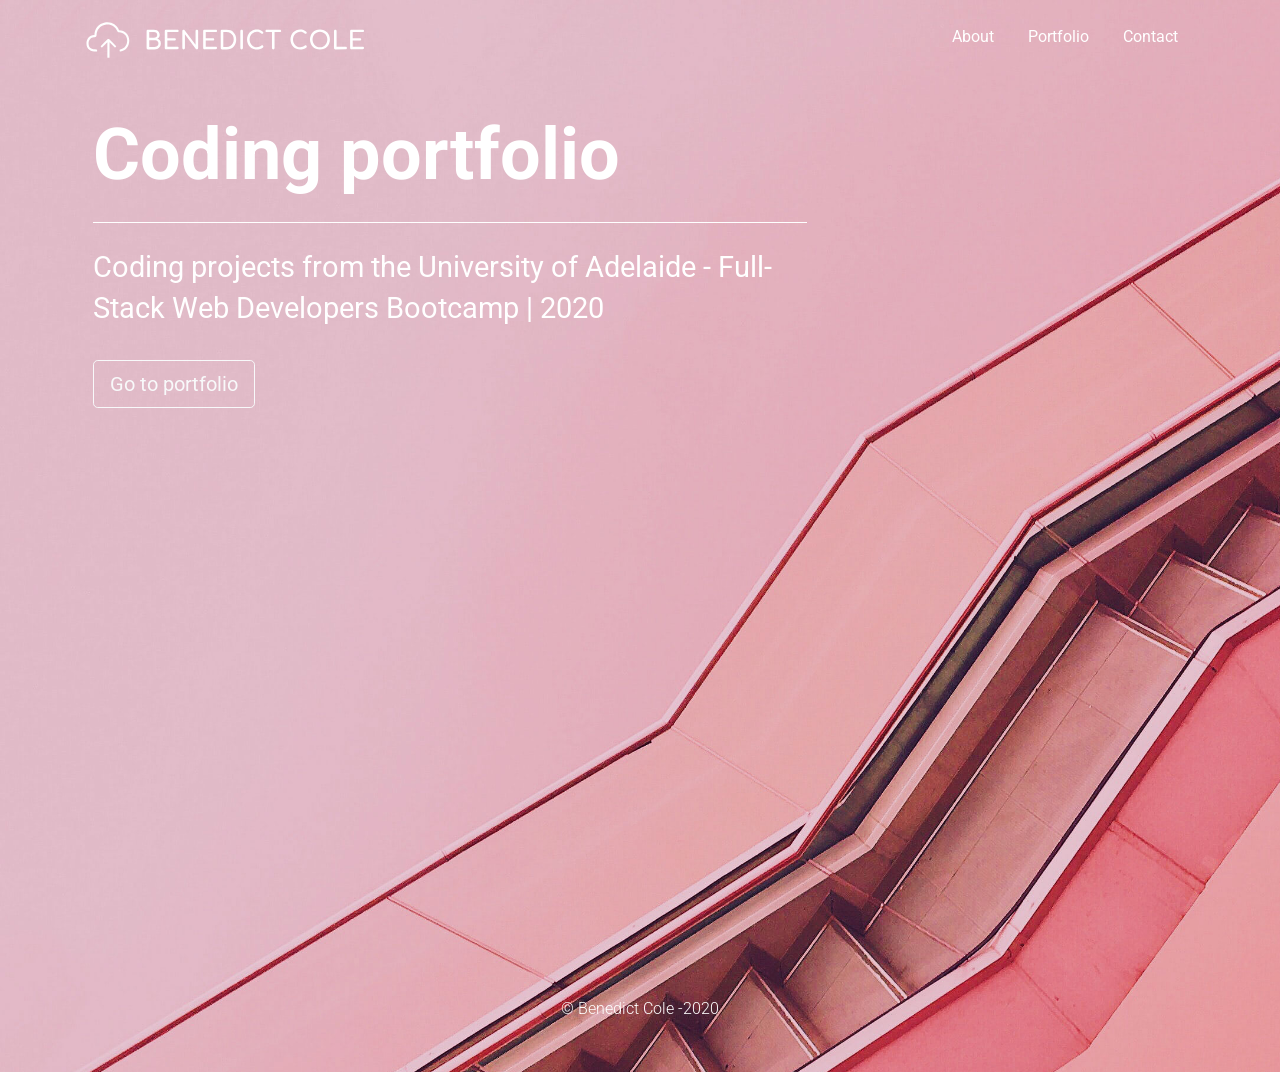
<file: index.html>
<!DOCTYPE html>
<html lang="en">

<head>
   <meta charset="UTF-8">
   <meta name="viewport" content="width=device-width, initial-scale=1.0">
   <title>Benedict Cole - Homepage</title>
   <link rel="stylesheet" type="text/css"
      href="https://stackpath.bootstrapcdn.com/bootstrap/4.4.1/css/bootstrap.min.css">
   <link href="https://fonts.googleapis.com/css2?family=Comfortaa:wght@500&display=swap" rel="stylesheet">
   <!-- Google Fonts Roboto -->
   <link rel="stylesheet" href="https://use.fontawesome.com/releases/v5.11.2/css/all.css">
   <link rel="stylesheet" href="https://fonts.googleapis.com/css?family=Roboto:300,400,500,700&display=swap">
   <link rel="stylesheet" type="text/css" href="custom.css">
</head>



<body class="body-image">

   <header class="header-override">
      <div class="container-fluid devices">

         <div class="container-xl">

            <div class="row logo-row">

               <div class="col-sm-6 col-md-6 col-lg-5 col-xl-4">
                  <a href="index.html">
                     <div class="index-image">
                     </div>
                  </a>
               </div>


               <div class="col-sm-6 col-md-6 col-lg-7 col-xl-8">
                  <ul class="nav d-flex justify-content-center justify-content-md-end">
                     <li class="nav-item ">
                        <a class="nav-link text-white" href="about.html">About</a>
                     </li>
                     <li class="nav-item">
                        <a class="nav-link text-white" href="portfolio.html">Portfolio</a>
                     </li>
                     <li class="nav-item ">
                        <a class="nav-link text-white" href="contact.html">Contact</a>
                     </li>
                  </ul>
               </div>

            </div>
         </div>
      </div>
   </header>

   <!-- logo and navigation < 768px -->


   <!--Navbar-->

   <div class="container-xl phone">
      <nav class="navbar navbar-dark override-padding ">

         <!-- Navbar brand -->
         <a href="index.html">
            <div class="index-image">
            </div>
         </a>

         <!-- Collapse button -->
         <button class="navbar-toggler toggler-example " type="button " data-toggle="collapse"
            data-target="#navbarSupportedContent1" aria-controls="navbarSupportedContent1" aria-expanded="false"
            aria-label="Toggle navigation"><span class="grey-text"><i class="fas fa-bars fa-1x"></i></span></button>

         <!-- Collapsible content -->
         <div class="collapse navbar-collapse" id="navbarSupportedContent1">

            <!-- Links -->
            <ul class="navbar-nav mr-auto mb-4 mt-3 trans">
               <li class="nav-item ">
                  <a class="nav-link text-white mb-3" href="about.html">About</a>
               </li>
               <li class="nav-item">
                  <a class="nav-link text-white mb-3" href="portfolio.html">Portfolio</a>
               </li>
               <li class="nav-item ">
                  <a class="nav-link text-white mb-3" href="contact.html">Contact</a>
               </li>
            </ul>
            <!-- Links -->

         </div>
         <!-- Collapsible content -->

      </nav>

   </div>
   <!--/.Navbar-->


   <!-- main content -->

   <main class="container-fluid pb-5 mb-5 content">

      <div class="container-xl mt-sm-2 mt-m-4 mt-lg-4 mt-xl-4">

         <div class="row">

            <div class="col-sm-8">

               <div class="row header-row m-2">
                  <div class="col padding-left">
                     <h1 class="text-white font-weight-bold display-3 mb-4">Coding portfolio</h1>
                  </div>
               </div>

               <div class="row m-2">
                  <div class="col padding-left padding-right mt-3">
                     <h2 class="text-white display 2">Coding projects from the University of Adelaide - Full-Stack Web
                        Developers Bootcamp | 2020
                     </h2>
                  </div>
               </div>

            </div>

         </div>

         <div class="row">
            <div class="col-sm-8 m-2 pt-2">
               <a href="portfolio.html" button type="button" class="btn btn-lg btn-outline-light">Go to portfolio</a>
            </div>
         </div>
      </div>
   </main>

   <!-- End your project here-->

   <!-- jQuery -->
   <script type="text/javascript" src="js/jquery.min.js"></script>
   <!-- Bootstrap tooltips -->
   <script type="text/javascript" src="js/popper.min.js"></script>
   <!-- Bootstrap core JavaScript -->
   <script type="text/javascript" src="js/bootstrap.min.js"></script>
   <!-- MDB core JavaScript -->
   <script type="text/javascript" src="js/mdb.min.js"></script>
   <!-- Custom JavaScript -->
   <script type="text/javascript" src="cover.images.js"></script>

   <!-- footer -->

   <footer class="footer-home">
      <div class="container-xl">
         <div class="row pl-3 pr-3">
            <div class="col">
               <p class="text-white text-sm-center text-md-center text-lg-centertext-xl-center footer-text">© Benedict
                  Cole -2020</p>
            </div>
         </div>
      </div>
   </footer>

</body>

</html>
</file>
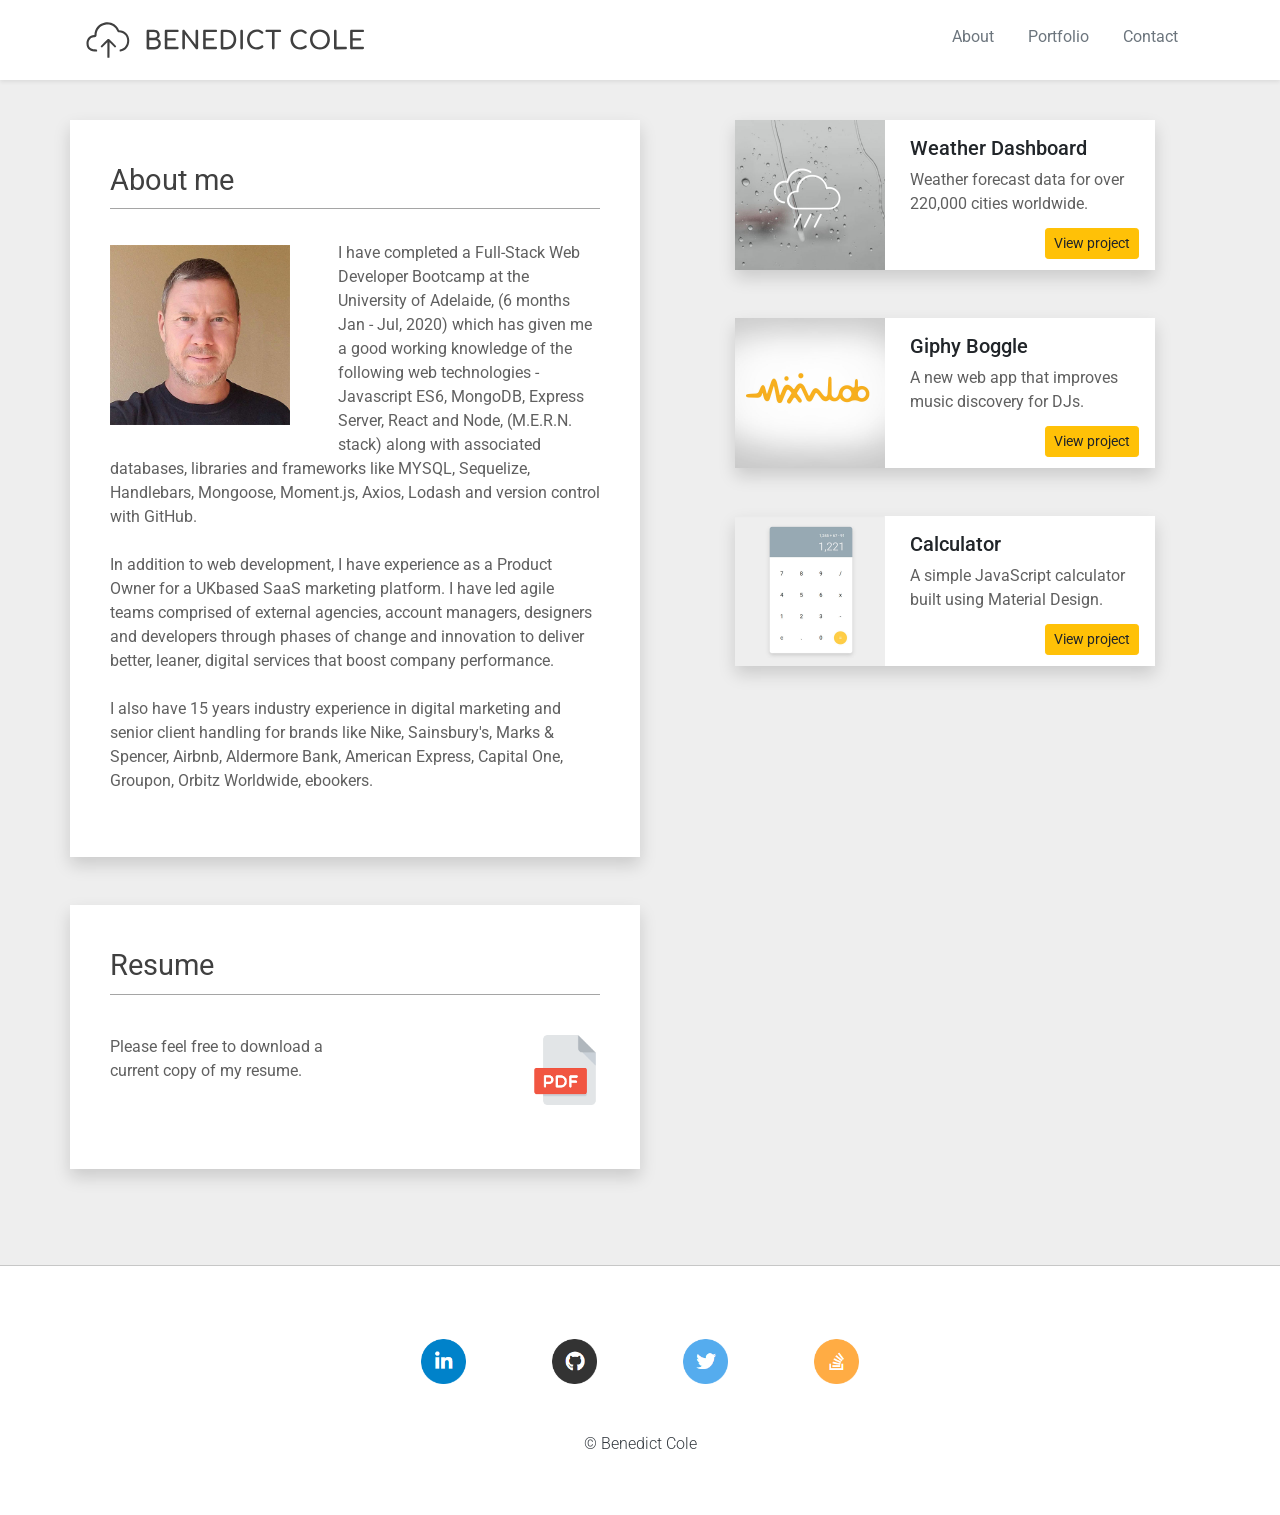
<file: about.html>
<!DOCTYPE html>
<html lang="en">

<head>
   <meta charset="UTF-8">
   <meta name="viewport" content="width=device-width, initial-scale=1.0">
   <title>Benedict Cole - About Me</title>
   <link rel="stylesheet" type="text/css"
      href="https://stackpath.bootstrapcdn.com/bootstrap/4.4.1/css/bootstrap.min.css">
   <link href="https://fonts.googleapis.com/css2?family=Comfortaa:wght@500&display=swap" rel="stylesheet">
   <!-- Google Fonts Roboto -->
   <link rel="stylesheet" href="https://use.fontawesome.com/releases/v5.11.2/css/all.css">
   <link rel="stylesheet" href="https://fonts.googleapis.com/css?family=Roboto:300,400,500,700&display=swap">
   <link rel="stylesheet" type="text/css" href="custom.css">
</head>



<body class="body-color">

   <header class="sticky-header shadow-sm">
      <div class="container-fluid devices">

         <div class="container-xl">

            <div class="row logo-row">

               <div class="col-sm-6 col-md-6 col-lg-5 col-xl-4">
                  <a href="index.html">
                     <div class="pages-image">
                     </div>
                  </a>
               </div>


               <div class="col-sm-6 col-md-6 col-lg-7 col-xl-8">
                  <ul class="nav d-flex justify-content-center justify-content-md-end">
                     <li class="nav-item ">
                        <a class="nav-link text-secondary" href="about.html">About</a>
                     </li>
                     <li class="nav-item">
                        <a class="nav-link text-secondary" href="portfolio.html">Portfolio</a>
                     </li>
                     <li class="nav-item ">
                        <a class="nav-link text-secondary" href="contact.html">Contact</a>
                     </li>
                  </ul>
               </div>

            </div>
         </div>
      </div>
   </header>

   <!-- logo and navigation < 768px -->


   <!--Navbar-->

   <div class="container-xl phone bg-white shadow-sm ">
      <nav class="navbar navbar-light override-padding ">

         <!-- Navbar brand -->

         <a href="index.html">
            <div class="pages-image">
            </div>
         </a>

         <!-- Collapse button -->
         <button class="navbar-toggler toggler-example" type="button" data-toggle="collapse"
            data-target="#navbarSupportedContent1" aria-controls="navbarSupportedContent1" aria-expanded="false"
            aria-label="Toggle navigation"><span class="grey-text"><i class="fas fa-bars fa-1x"></i></span></button>

         <!-- Collapsible content -->
         <div class="collapse navbar-collapse" id="navbarSupportedContent1">

            <!-- Links -->
            <ul class="navbar-nav mr-auto mb-4 mt-3">
               <li class="nav-item active">
                  <a class="nav-link text-secondary mb-3" href="about.html">About</a>
               </li>
               <li class="nav-item mb-3">
                  <a class="nav-link text-secondary " href="portfolio.html">Portfolio</a>
               </li>
               <li class="nav-item mb-3">
                  <a class="nav-link text-secondary " href="contact.html">Contact</a>
               </li>
            </ul>
            <!-- Links -->

         </div>
         <!-- Collapsible content -->

      </nav>


   </div>
   <!--/.Navbar-->


   <!-- main content -->

   <main class="container-fluid pb-5 pl-sm-3 pr-sm-3 pl-md-5 pr-md-5 content content-pages">

      <div class="container-xl mt-sm-3 mt-md-5 mt-lg-5 mt-xl-5">

         <div class="row">

            <div class="col-sm-12 col-md-12 col-lg-6 col-xl-6 bg-white shadow p-4 mb-5">
               <!-- this is the main white box -->

               <div class="row header-row-pages m-3">
                  <div class="col padding-left">
                     <h2>About me</h2>
                  </div>
               </div>

               <div class="row m-3">
                  <div class="col padding-left padding-right mt-3">
                     <img src="images/profile_thumb.jpg " class="float-left img-fluid profile-thumb mt-1 mr-5 mb-4">
                     <p class="mb-4">I have completed a Full-Stack Web Developer Bootcamp at the University of Adelaide,
                        (6
                        months Jan - Jul, 2020) which has given me a good working knowledge of the following web
                        technologies - Javascript ES6, MongoDB, Express Server, React and Node, (M.E.R.N. stack) along
                        with
                        associated databases, libraries and frameworks like MYSQL, Sequelize, Handlebars, Mongoose,
                        Moment.js, Axios, Lodash and version control with GitHub.</p>

                     <p class="mb-4">In addition to web development, I have experience as a Product Owner for a UKbased
                        SaaS marketing
                        platform. I have led agile teams comprised of external agencies, account managers, designers and
                        developers through phases of change and innovation to deliver better, leaner, digital services
                        that
                        boost company performance.</p>

                     <p class="mb-4">I also have 15 years industry experience in digital marketing and senior client
                        handling for brands
                        like Nike, Sainsbury's, Marks & Spencer, Airbnb, Aldermore Bank, American Express, Capital One,
                        Groupon, Orbitz Worldwide, ebookers.</p>
                  </div>
               </div>

            </div>


            <div class="col col-sm-12 col-md-12 col-lg-1 col-xl-1 d-flex justify-content-end"></div>


            <div class="col col-sm-12 col-md-12 col-lg-5 col-xl-5">

               <div class="row">
                  <div class="about-portfolio-card mb-5 shadow">
                     <div class="portfolio-card-body">
                        <div class="about-portfolio-img d-flex justify-content-start" id="weather-dash"></div>
                        <div class="p-3">
                           <h5>Weather Dashboard</h5>
                           <p class="about-card-text">Weather forecast data for over 220,000 cities worldwide.
                           </p>
                           <div class="d-flex justify-content-end">
                              <a href="weather_dashboard.html" class="btn btn-sm btn-warning">View project</a>
                           </div>
                        </div>
                     </div>
                  </div>
               </div>

               <div class="row">
                  <div class="about-portfolio-card mb-5 shadow">
                     <div class="portfolio-card-body">
                        <div class="about-portfolio-img d-flex justify-content-start" id="mixinlab"></div>
                        <div class="p-3">
                           <h5>Giphy Boggle</h5>
                           <p class="about-card-text">A new web app that improves music discovery for DJs.
                           </p>
                           <div class="d-flex justify-content-end">
                              <a href="https://mixinlab.herokuapp.com/" class="btn btn-sm btn-warning">View
                                 project</a>
                           </div>
                        </div>
                     </div>
                  </div>
               </div>

               <div class="row">
                  <div class="about-portfolio-card mb-5 shadow">
                     <div class="portfolio-card-body">
                        <div class="about-portfolio-img d-flex justify-content-start" id="calculator"></div>
                        <div class="p-3">
                           <h5>Calculator</h5>
                           <p class="about-card-text">A simple JavaScript calculator built using Material Design.
                           </p>
                           <div class="d-flex justify-content-end">
                              <a href="calculator.html" class="btn btn-sm btn-warning">View project</a>
                           </div>
                        </div>
                     </div>
                  </div>
               </div>



            </div> <!-- end boxes col -->


            <!-- this is the main white box -->
            <div class="col-sm-12 col-md-12 col-lg-6 col-xl-6 bg-white shadow p-4 mb-5">
               <div class="row header-row-pages m-3">

                  <div class="col padding-left">
                     <h2>Resume</h2>
                  </div>
               </div>

               <div class="row m-3">
                  <div class="col-6 padding-left padding-right mt-4">
                     <p class="mb-3">Please feel free to download a current copy of my resume.</p>
                  </div>

                  <div class="col-6 padding-left padding-right mt-4 d-flex justify-content-end">
                     <a href="ben_cole_resume.pdf"><img src="images/pdf.gif"
                           class="float-left img-fluid document-icon mb-4"></a>
                  </div>
               </div>
            </div>

         </div>
      </div>
   </main>

   <!-- End your project here-->

   <!-- jQuery -->
   <script type="text/javascript" src="js/jquery.min.js"></script>
   <!-- Bootstrap tooltips -->
   <script type="text/javascript" src="js/popper.min.js"></script>
   <!-- Bootstrap core JavaScript -->
   <script type="text/javascript" src="js/bootstrap.min.js"></script>
   <!-- MDB core JavaScript -->
   <script type="text/javascript" src="js/mdb.min.js"></script>
   <!-- Your custom scripts (optional) -->
   <script type="text/javascript "></script>


   <!-- footer -->

   <footer class="footer">
      <div class="container-xl">
         <div class="row pl-3 pr-3 mt-5 mb-5">
            <div class="col-sm-3"></div>
            <div class="col d-flex justify-content-around">
               <a href="https://www.linkedin.com/in/ben-cole-10418b14/">
                  <div class="social" id="linkedin"></div>
               </a>
               <a href="https://github.com/BenBugs">
                  <div class="social" id="github"></div>
               </a>
               <a href="https://twitter.com/ben_tweet">
                  <div class="social" id="twitter"></div>
               </a>
               <a href="https://stackoverflow.com/users/8799964/benbugs?tab=profile">
                  <div class="social" id="stackoverflow"></div>
               </a>
            </div>
            <div class="col-sm-3"></div>
         </div>

         <div class="row pl-3 pr-3">
            <div class="col-sm">
               <p class="text-dark text-center footer-text">© Benedict Cole</p>
            </div>
         </div>
      </div>
   </footer>

</body>

</html>
</file>
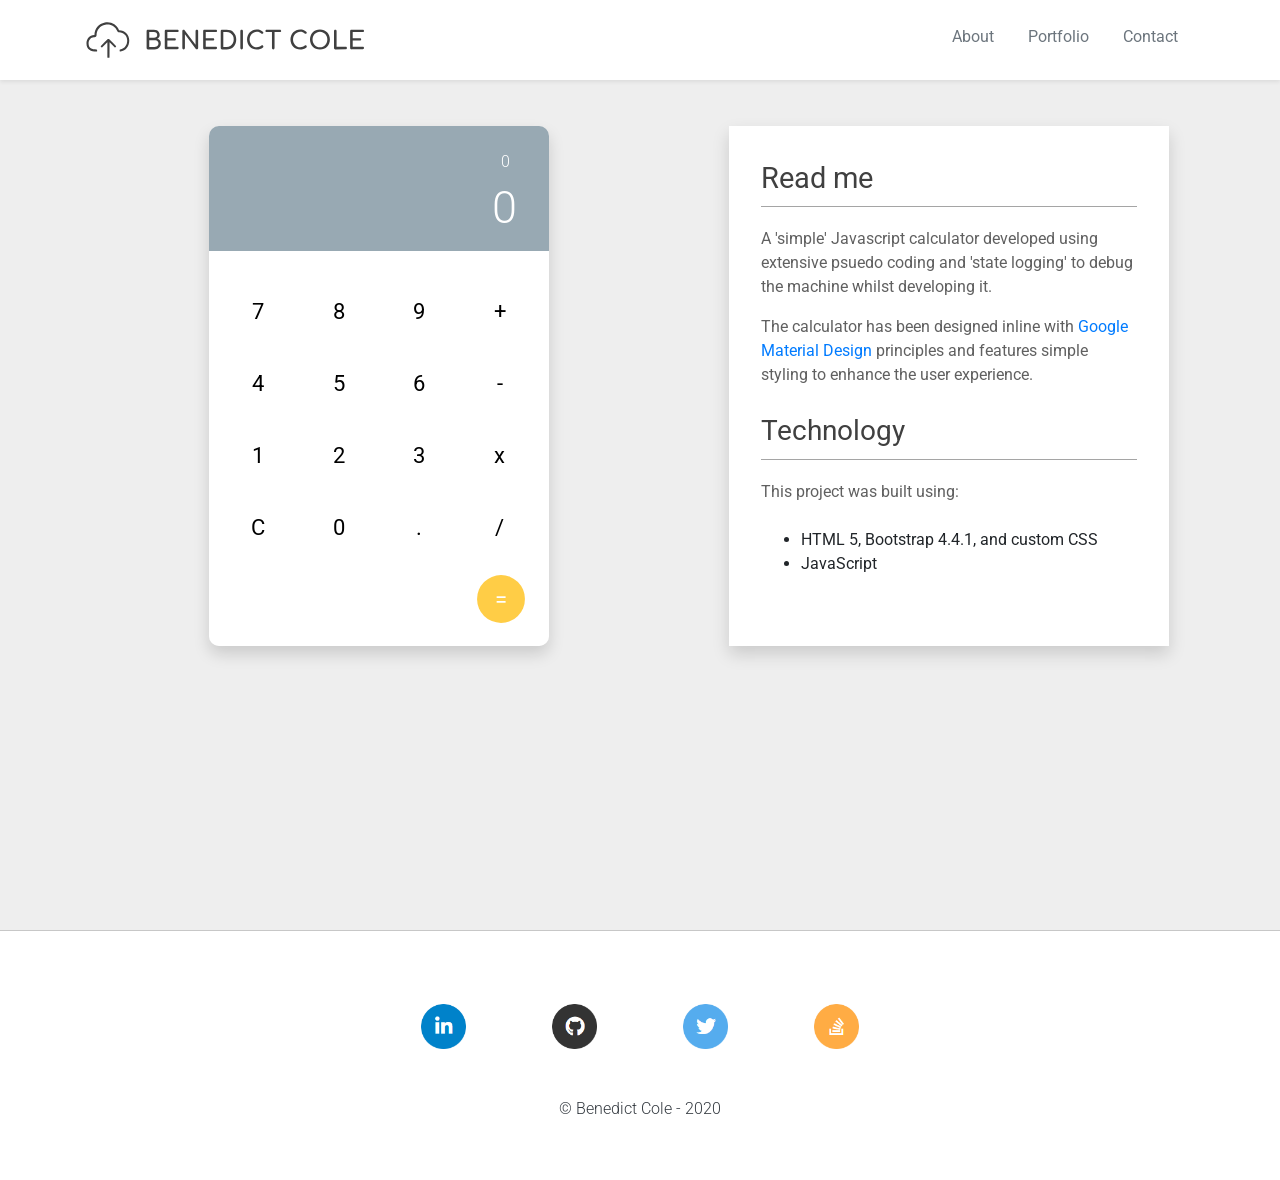
<file: calculator.html>
<!DOCTYPE html>
<html lang="en">

<head>
   <meta charset="UTF-8">
   <meta name="viewport" content="width=device-width, initial-scale=1.0">
   <title>Benedict Cole - JS calculator</title>
   <link rel="stylesheet" type="text/css"
      href="https://stackpath.bootstrapcdn.com/bootstrap/4.4.1/css/bootstrap.min.css">
   <link href="https://fonts.googleapis.com/css2?family=Comfortaa:wght@500&display=swap" rel="stylesheet">
   <link rel="stylesheet" href="https://use.fontawesome.com/releases/v5.11.2/css/all.css">
   <link rel="stylesheet" href="https://fonts.googleapis.com/css?family=Roboto:300,400,500,700&display=swap">
   <link rel="stylesheet" type="text/css" href="custom.css">
   <link rel="stylesheet" type="text/css" href="calculator.css">
</head>


<body class="body-color">

   <header class="sticky-header shadow-sm">
      <div class="container-fluid devices">

         <div class="container-xl">

            <div class="row logo-row">

               <div class="col-sm-6 col-md-6 col-lg-5 col-xl-4">
                  <a href="index.html">
                     <div class="pages-image">
                     </div>
                  </a>
               </div>


               <div class="col-sm-6 col-md-6 col-lg-7 col-xl-8">
                  <ul class="nav d-flex justify-content-center justify-content-md-end">
                     <li class="nav-item ">
                        <a class="nav-link text-secondary" href="about.html">About</a>
                     </li>
                     <li class="nav-item">
                        <a class="nav-link text-secondary" href="portfolio.html">Portfolio</a>
                     </li>
                     <li class="nav-item ">
                        <a class="nav-link text-secondary" href="contact.html">Contact</a>
                     </li>
                  </ul>
               </div>

            </div>
         </div>
      </div>
   </header>

   <!-- logo and navigation < 768px -->


   <!--Navbar-->

   <div class="container-xl phone bg-white shadow-sm ">
      <nav class="navbar navbar-light override-padding ">

         <!-- Navbar brand -->

         <a href="index.html">
            <div class="pages-image">
            </div>
         </a>

         <!-- Collapse button -->
         <button class="navbar-toggler toggler-example" type="button " data-toggle="collapse"
            data-target="#navbarSupportedContent1" aria-controls="navbarSupportedContent1" aria-expanded="false"
            aria-label="Toggle navigation"><span class="grey-text"><i class="fas fa-bars fa-1x"></i></span></button>

         <!-- Collapsible content -->
         <div class="collapse navbar-collapse" id="navbarSupportedContent1">

            <!-- Links -->
            <ul class="navbar-nav mr-auto mb-4 mt-3">
               <li class="nav-item active">
                  <a class="nav-link text-secondary mb-3" href="about.html">About</a>
               </li>
               <li class="nav-item mb-3">
                  <a class="nav-link text-secondary " href="portfolio.html">Portfolio</a>
               </li>
               <li class="nav-item mb-3">
                  <a class="nav-link text-secondary " href="contact.html">Contact</a>
               </li>
            </ul>
            <!-- Links -->

         </div>
         <!-- Collapsible content -->
      </nav>


   </div>
   <!--/.Navbar-->

   <!-- main content -->

   <main class="container-fluid pb-5 content content-portfolio">

      <div class="container-xl pt-3">

         <div class="row d-flex justify-content-around">

            <div class="col-sm-12 col-md-6 mb-5 d-flex justify-content-center">
               <div class="calc-wrapper shadow">
                  <div class="display p-4 text-right">
                     <div>
                        <p class="text-white" id="display-sum">0</p>
                     </div>
                     <div>
                        <p class="text-white" id="display-answer">0</p>
                     </div>

                  </div>

                  <div class="key-pad p-4">

                     <div class="row row-calc text-center">
                        <button class="col button btn keys" data-type="number">7</button>
                        <button class="col button btn keys" data-type="number">8</button>
                        <button class="col button btn keys" data-type="number">9</button>
                        <button class="col button btn keys" data-type="operator">+</button>

                     </div>

                     <div class="row row-calc text-center">
                        <button class="col button btn keys" data-type="number">4</button>
                        <button class="col button btn keys" data-type="number">5</button>
                        <button class="col button btn keys" data-type="number">6</button>
                        <button class="col button btn keys" data-type="operator">-</button>

                     </div>

                     <div class="row row-calc text-center">
                        <button class="col button btn keys" data-type="number">1</button>
                        <button class="col button btn keys" data-type="number">2</button>
                        <button class="col button btn keys" data-type="number">3</button>
                        <button class="col button btn keys" data-type="operator">x</button>

                     </div>

                     <div class="row row-calc text-center">
                        <button class="col button btn keys" data-type="clear">C</button>
                        <button class="col button btn keys" data-type="number">0</button>
                        <button class="col button btn keys" data-type="decimal">.</button>
                        <button class="col button btn keys" data-type="operator">/</button>

                     </div>

                     <div class="row row-calc text-center">
                        <div class="col"></div>
                        <div class="col"></div>
                        <div class="col"></div>
                        <button class="col button btn keys dot text-white" data-type="equal">=</button>

                     </div>

                  </div>
               </div>

            </div>

            <div class="col-sm-12 col-md-5 mb-5 d-flex justify-content-center">
               <div class="readme shadow p-3">

                  <div class="row header-row-pages m-3">

                     <div class="col padding-left">
                        <h2>Read me</h2>
                     </div>
                  </div>

                  <div class="row m-3">
                     <div class="col padding-left padding-right mt-1">
                        <p class="mb-3">A 'simple' Javascript calculator developed using extensive psuedo coding
                           and 'state logging' to debug the machine whilst developing it.</p>
                        <p class='mb-2'>The calculator has been designed inline with <a
                              href="https://material.io/design" target="_blank" class="nounderline">Google
                              Material Design</a> principles and features simple styling to enhance the user
                           experience.
                     </div>

                  </div>
                  <div class="row header-row-pages m-3">
                     <div class="col padding-left">
                        <h3>Technology</h3>
                     </div>
                  </div>

                  <div class="row m-3">
                     <div class="col padding-left padding-right mt-1">

                        <p class="mb-4">This project was built using:</p>
                        <ul>
                           <li>HTML 5, Bootstrap 4.4.1, and custom CSS
                           </li>
                           <li>JavaScript
                           </li>

                        </ul>

                     </div>
                  </div>
               </div>
            </div>
         </div>
      </div>
   </main>

   <!-- End your project here-->

   <!-- jQuery from jQuery cdn link -->
   <script src="https://ajax.googleapis.com/ajax/libs/jquery/3.1.0/jquery.min.js"></script>
   <!-- custom script -->
   <script type="text/javascript" src="calculator.js"></script>
   <!-- jQuery -->
   <script type="text/javascript " src="js/jquery.min.js"></script>
   <!-- Bootstrap tooltips -->
   <script type="text/javascript " src="js/popper.min.js"></script>
   <!-- Bootstrap core JavaScript -->
   <script type="text/javascript " src="js/bootstrap.min.js"></script>
   <!-- MDB core JavaScript -->
   <script type="text/javascript " src="js/mdb.min.js"></script>
   <!-- Your custom scripts (optional) -->
   <script type="text/javascript "></script>


   <!-- footer -->

   <footer class="footer">
      <div class="container-xl">
         <div class="row pl-3 pr-3 mt-5 mb-5">
            <div class="col-sm-3"></div>
            <div class="col d-flex justify-content-around">
               <a href="https://www.linkedin.com/in/ben-cole-10418b14/">
                  <div class="social" id="linkedin"></div>
               </a>
               <a href="https://github.com/BenBugs">
                  <div class="social" id="github"></div>
               </a>
               <a href="https://twitter.com/ben_tweet">
                  <div class="social" id="twitter"></div>
               </a>
               <a href="https://stackoverflow.com/users/8799964/benbugs?tab=profile">
                  <div class="social" id="stackoverflow"></div>
               </a>
            </div>
            <div class="col-sm-3"></div>
         </div>

         <div class="row pl-3 pr-3">
            <div class="col-sm">
               <p class="text-dark text-center footer-text">© Benedict Cole - 2020</p>
            </div>
         </div>
      </div>
   </footer>

</body>

</html>
</file>
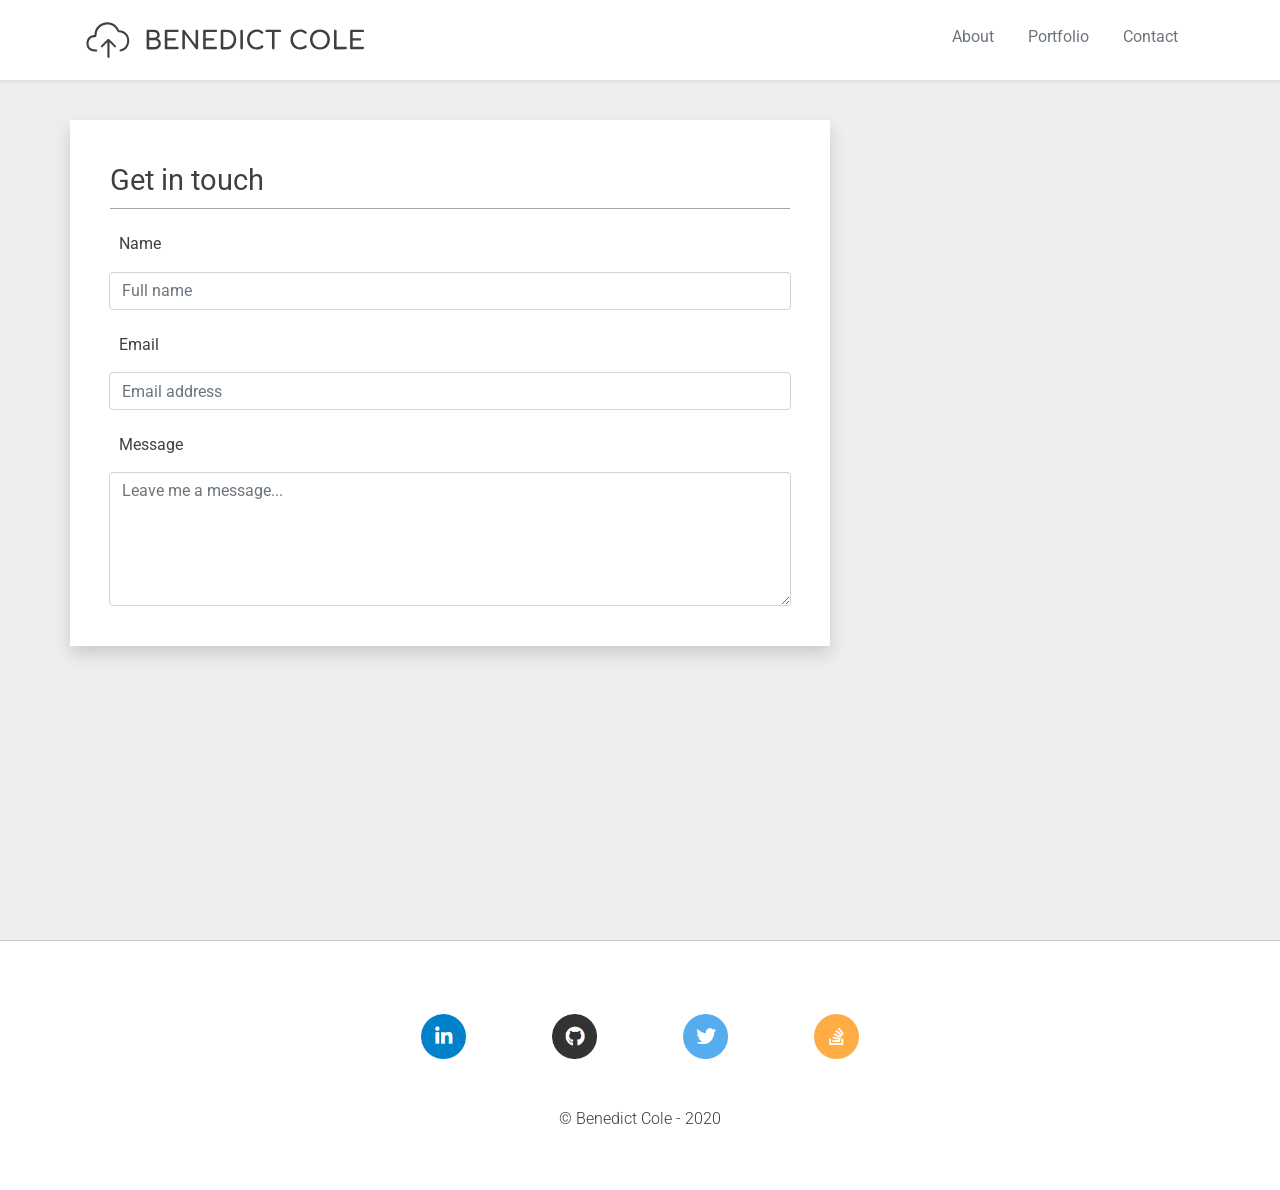
<file: contact.html>
<!DOCTYPE html>
<html lang="en">

<head>
   <meta charset="UTF-8">
   <meta name="viewport" content="width=device-width, initial-scale=1.0">
   <title>Benedict Cole - Portfolio</title>
   <link rel="stylesheet" type="text/css"
      href="https://stackpath.bootstrapcdn.com/bootstrap/4.4.1/css/bootstrap.min.css">
   <link href="https://fonts.googleapis.com/css2?family=Comfortaa:wght@500&display=swap" rel="stylesheet">
   <!-- Google Fonts Roboto -->
   <link rel="stylesheet" href="https://use.fontawesome.com/releases/v5.11.2/css/all.css">
   <link rel="stylesheet" href="https://fonts.googleapis.com/css?family=Roboto:300,400,500,700&display=swap">
   <link rel="stylesheet" type="text/css" href="custom.css">
</head>


<body class="body-color">

   <header class="sticky-header shadow-sm">
      <div class="container-fluid devices">
         <div class="container-xl">

            <div class="row logo-row">
               <div class="col-sm-6 col-md-6 col-lg-5 col-xl-4">
                  <a href="index.html">
                     <div class="pages-image">
                     </div>
                  </a>
               </div>

               <div class="col-sm-6 col-md-6 col-lg-7 col-xl-8">
                  <ul class="nav d-flex justify-content-center justify-content-md-end">
                     <li class="nav-item ">
                        <a class="nav-link text-secondary" href="about.html">About</a>
                     </li>
                     <li class="nav-item">
                        <a class="nav-link text-secondary" href="portfolio.html">Portfolio</a>
                     </li>
                     <li class="nav-item ">
                        <a class="nav-link text-secondary" href="contact.html">Contact</a>
                     </li>
                  </ul>
               </div>
            </div>
         </div>
      </div>
   </header>

   <!-- logo and navigation < 768px -->


   <!--Navbar-->

   <div class="container-xl phone bg-white shadow-sm ">
      <nav class="navbar navbar-light override-padding ">

         <!-- Navbar brand -->

         <a href="index.html">
            <div class="pages-image">
            </div>
         </a>

         <!-- Collapse button -->
         <button class="navbar-toggler toggler-example" type="button " data-toggle="collapse"
            data-target="#navbarSupportedContent1" aria-controls="navbarSupportedContent1" aria-expanded="false"
            aria-label="Toggle navigation"><span class="grey-text"><i class="fas fa-bars fa-1x"></i></span></button>

         <!-- Collapsible content -->
         <div class="collapse navbar-collapse" id="navbarSupportedContent1">

            <!-- Links -->
            <ul class="navbar-nav mr-auto mb-4 mt-3">
               <li class="nav-item active">
                  <a class="nav-link text-secondary mb-3" href="about.html">About</a>
               </li>
               <li class="nav-item mb-3">
                  <a class="nav-link text-secondary " href="portfolio.html">Portfolio</a>
               </li>
               <li class="nav-item mb-3">
                  <a class="nav-link text-secondary " href="contact.html">Contact</a>
               </li>
            </ul>
            <!-- Links -->

         </div>
         <!-- Collapsible content -->

      </nav>


   </div>
   <!--/.Navbar-->

   <!-- main content -->

   <main class="container-fluid pb-5 pl-sm-3 pr-sm-3 pl-md-5 pr-md-5 content content-pages">
      <div class="container-xl mt-sm-3 mt-m-5 mt-lg-5 mt-xl-5">

         <div class="row">

            <!-- white container div-->

            <div class="col-sm-12 col-md-12 col-lg-8 col-xl-8 bg-white shadow p-4">

               <!-- portfolio header text-->

               <div class="row header-row-pages m-3">
                  <div class="col padding-left">
                     <h2>Get in touch</h2>
                  </div>
               </div>

               <!-- form container-->

               <form>
                  <div class="form-group">
                     <div class="col mb-2">
                        <label for="inputName" class="mt-2">
                           <h6><span style="padding-left: 10px;">Name</span></h6>
                        </label>
                        <input type="text" class="form-control form-control" placeholder="Full name">
                     </div>
                  </div>

                  <div class="form-group">
                     <div class="col mb-2">
                        <label for="inputEmail" class="mt-2">
                           <h6><span style="padding-left: 10px;">Email</span></h6>
                        </label>
                        <input type="email" class="form-control form-control" id="inputEmail"
                           placeholder="Email address">
                     </div>
                  </div>

                  <div class="form-group">
                     <div class="col mb-2">
                        <label for="FormControlTextarea1" class="mt-2">
                           <h6><span style="padding-left: 10px;">Message</span></h6>
                        </label>
                        <textarea class="form-control form-control" id="FormControlTextarea1"
                           placeholder="Leave me a message..." rows="5"></textarea>
                     </div>
                  </div>
               </form>

            </div>

         </div>

      </div>

   </main>
   <!-- End your project here-->

   <!-- jQuery -->
   <script type="text/javascript " src="js/jquery.min.js"></script>
   <!-- Bootstrap tooltips -->
   <script type="text/javascript " src="js/popper.min.js"></script>
   <!-- Bootstrap core JavaScript -->
   <script type="text/javascript " src="js/bootstrap.min.js"></script>
   <!-- MDB core JavaScript -->
   <script type="text/javascript " src="js/mdb.min.js"></script>
   <!-- Your custom scripts (optional) -->
   <script type="text/javascript "></script>


   <!-- footer -->

   <footer class="footer">
      <div class="container-xl">
         <div class="row pl-3 pr-3 mt-5 mb-5">
            <div class="col-sm-3"></div>
            <div class="col d-flex justify-content-around">
               <a href="https://www.linkedin.com/in/ben-cole-10418b14/">
                  <div class="social" id="linkedin"></div>
               </a>
               <a href="https://github.com/BenBugs">
                  <div class="social" id="github"></div>
               </a>
               <a href="https://twitter.com/ben_tweet">
                  <div class="social" id="twitter"></div>
               </a>
               <a href="https://stackoverflow.com/users/8799964/benbugs?tab=profile">
                  <div class="social" id="stackoverflow"></div>
               </a>
            </div>
            <div class="col-sm-3"></div>
         </div>

         <div class="row pl-3 pr-3">
            <div class="col-sm">
               <p class="text-dark text-center footer-text">© Benedict Cole - 2020</p>
            </div>
         </div>
      </div>
   </footer>

</body>

</html>
</file>
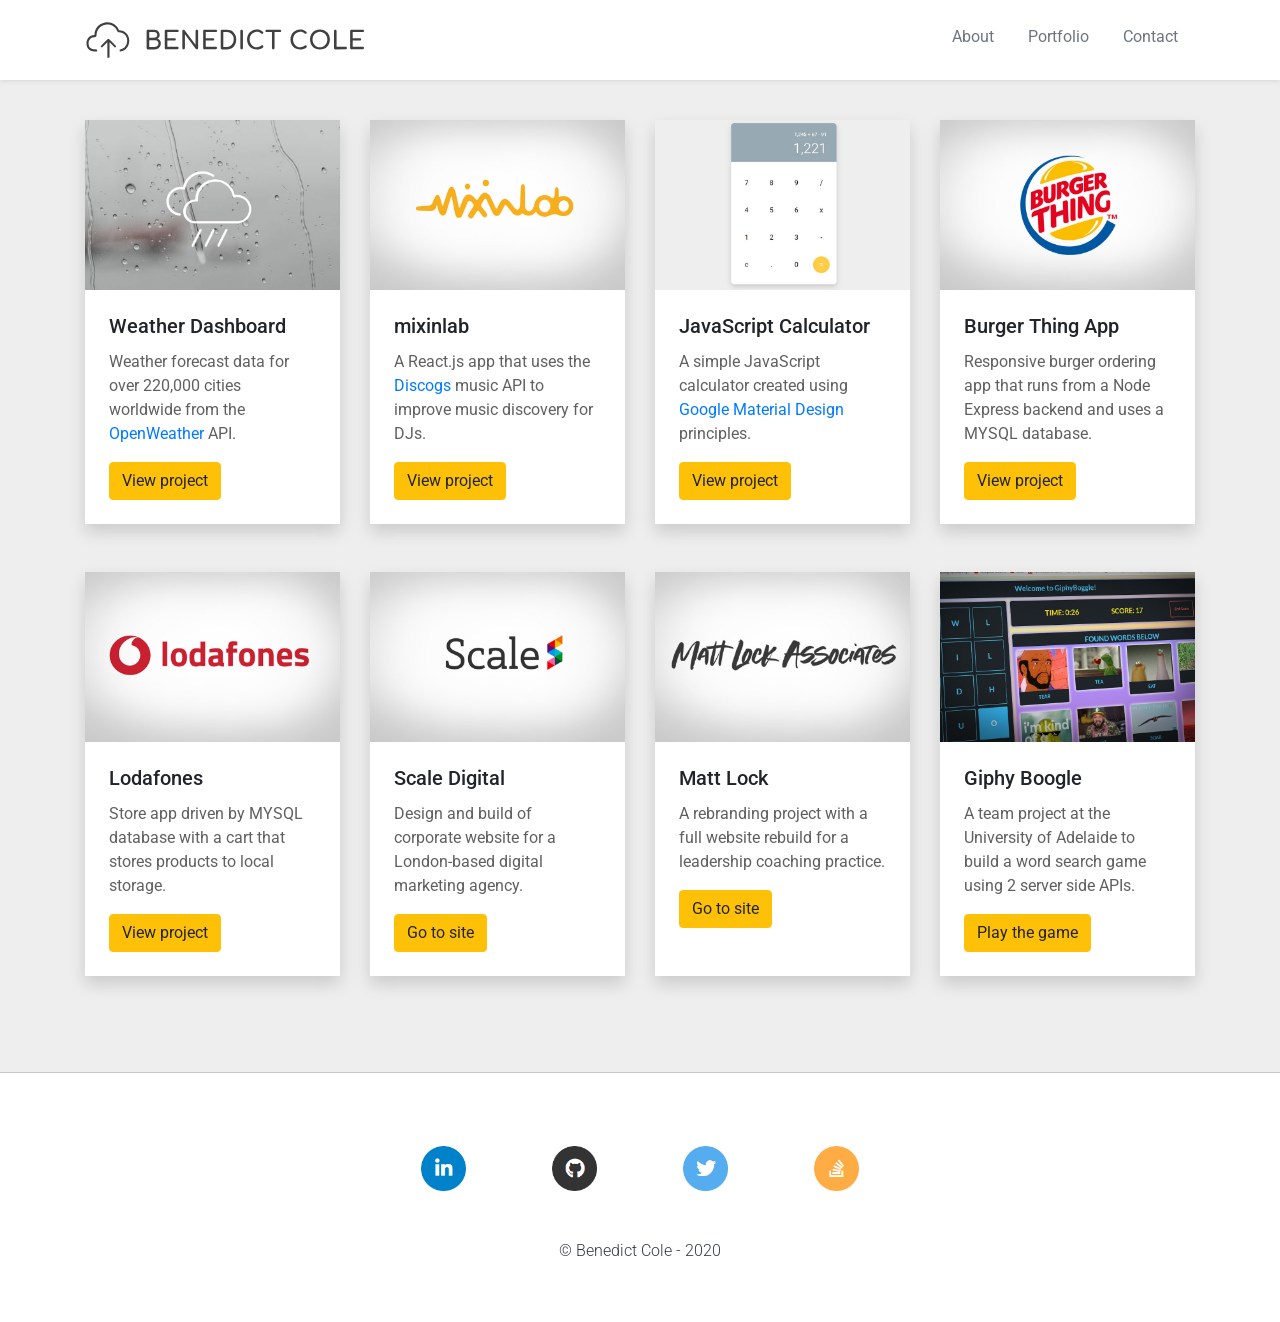
<file: portfolio.html>
<!DOCTYPE html>
<html lang="en">

<head>
    <meta charset="UTF-8">
    <meta name="viewport" content="width=device-width, initial-scale=1.0">
    <title>Benedict Cole - Portfolio</title>
    <link rel="stylesheet" type="text/css"
        href="https://stackpath.bootstrapcdn.com/bootstrap/4.4.1/css/bootstrap.min.css">
    <link href="https://fonts.googleapis.com/css2?family=Comfortaa:wght@500&display=swap" rel="stylesheet">
    <!-- Google Fonts Roboto -->
    <link rel="stylesheet" href="https://use.fontawesome.com/releases/v5.11.2/css/all.css">
    <link rel="stylesheet" href="https://fonts.googleapis.com/css?family=Roboto:300,400,500,700&display=swap">
    <link rel="stylesheet" type="text/css" href="custom.css">
</head>


<body class="body-color">

    <header class="sticky-header shadow-sm">
        <div class="container-fluid devices">

            <div class="container-xl">

                <div class="row logo-row">

                    <div class="col-sm-6 col-md-6 col-lg-5 col-xl-4">
                        <a href="index.html">
                            <div class="pages-image">
                            </div>
                        </a>
                    </div>


                    <div class="col-sm-6 col-md-6 col-lg-7 col-xl-8">
                        <ul class="nav d-flex justify-content-center justify-content-md-end">
                            <li class="nav-item ">
                                <a class="nav-link text-secondary" href="about.html">About</a>
                            </li>
                            <li class="nav-item">
                                <a class="nav-link text-secondary" href="portfolio.html">Portfolio</a>
                            </li>
                            <li class="nav-item ">
                                <a class="nav-link text-secondary" href="contact.html">Contact</a>
                            </li>
                        </ul>
                    </div>

                </div>
            </div>
        </div>
    </header>

    <!-- logo and navigation < 768px -->


    <!--Navbar-->

    <div class="container-xl phone bg-white shadow-sm ">
        <nav class="navbar navbar-light override-padding ">

            <!-- Navbar brand -->

            <a href="index.html">
                <div class="pages-image">
                </div>
            </a>

            <!-- Collapse button -->
            <button class="navbar-toggler toggler-example" type="button " data-toggle="collapse"
                data-target="#navbarSupportedContent1" aria-controls="navbarSupportedContent1" aria-expanded="false"
                aria-label="Toggle navigation"><span class="grey-text"><i class="fas fa-bars fa-1x"></i></span></button>

            <!-- Collapsible content -->
            <div class="collapse navbar-collapse" id="navbarSupportedContent1">

                <!-- Links -->
                <ul class="navbar-nav mr-auto mb-4 mt-3">
                    <li class="nav-item active">
                        <a class="nav-link text-secondary mb-3" href="about.html">About</a>
                    </li>
                    <li class="nav-item mb-3">
                        <a class="nav-link text-secondary " href="portfolio.html">Portfolio</a>
                    </li>
                    <li class="nav-item mb-3">
                        <a class="nav-link text-secondary " href="contact.html">Contact</a>
                    </li>
                </ul>
                <!-- Links -->

            </div>
            <!-- Collapsible content -->

        </nav>


    </div>
    <!--/.Navbar-->


    <!-- main content -->

    <main class="container-fluid pb-5 pl-sm-3 pr-sm-3 pl-md-5 pr-md-5 content content-pages">

        <div class="container-xl mt-sm-3 mt-m-5 mt-lg-5 mt-xl-5">

            <div class="row">

                <div class="col-sm-6 col-md-6 col-lg-4 col-xl-3 d-flex justify-content-center">
                    <div class="portfolio-card mb-5 shadow">
                        <div class="portfolio-img" id="weather-dash"></div>
                        <div class="portfolio-card-body p-4">
                            <h5 class="card-title">Weather Dashboard</h5>
                            <p class="card-text pb-3">Weather forecast data for over 220,000 cities worldwide from the
                                <a href="https://openweathermap.org/api" target="_blank"
                                    class="nounderline">OpenWeather</a> API.</p>
                            <a href="weather_dashboard.html" class="btn btn-warning">View project</a>
                        </div>
                    </div>
                </div>

                <div class="col-sm-6 col-md-6 col-lg-4 col-xl-3 d-flex justify-content-center">
                    <div class="portfolio-card mb-5 shadow">
                        <div class="portfolio-img" id="mixinlab"></div>
                        <div class="portfolio-card-body p-4">
                            <h5 class="card-title">mixinlab</h5>
                            <p class="card-text pb-3">A React.js app that uses the <a href="https://www.discogs.com/developers/" target="_blank"
                                    class="nounderline">Discogs</a> music API to improve music discovery for DJs.</p>
                            <a href="https://mixinlab.herokuapp.com/" target="_blank" class="btn btn-warning">View project</a>
                        </div>
                    </div>
                </div>

                <div class="col-sm-6 col-md-6 col-lg-4 col-xl-3 d-flex justify-content-center">
                    <div class="portfolio-card mb-5 shadow">
                        <div class="portfolio-img" id="calculator"></div>
                        <div class="portfolio-card-body p-4">
                            <h5 class="card-title">JavaScript Calculator</h5>
                            <p class="card-text pb-3">A simple JavaScript calculator created using <a
                                    href="https://material.io/design/" target="_blank" class="nounderline">Google
                                    Material Design</a> principles.</p>
                            <a href="calculator.html" class="btn btn-warning">View project</a>
                        </div>
                    </div>
                </div>

                <div class="col-sm-6 col-md-6 col-lg-4 col-xl-3 d-flex justify-content-center">
                    <div class="portfolio-card mb-5 shadow">
                        <div class="portfolio-img" id="burger"></div>
                        <div class="portfolio-card-body p-4">
                            <h5 class="card-title">Burger Thing App</h5>
                            <p class="card-text pb-3">Responsive burger ordering app that runs from a Node Express backend and uses a MYSQL database.</p>
                            <a href="https://bencole-burgerthing.herokuapp.com/" target="_blank" class="btn btn-warning">View project</a>
                        </div>
                    </div>
                </div>

                <div class="col-sm-6 col-md-6 col-lg-4 col-xl-3 d-flex justify-content-center">
                    <div class="portfolio-card mb-5 shadow">
                        <div class="portfolio-img" id="lodafones"></div>
                        <div class="portfolio-card-body p-4">
                            <h5 class="card-title">Lodafones</h5>
                            <p class="card-text pb-3">Store app driven by MYSQL database with a cart that stores products to local storage.</p>
                            <a href="https://lodafoneproject.herokuapp.com/" target="_blank" class="btn btn-warning">View project</a>
                        </div>
                    </div>
                </div>

                <div class="col-sm-6 col-md-6 col-lg-4 col-xl-3 d-flex justify-content-center">
                    <div class="portfolio-card mb-5 shadow">
                        <div class="portfolio-img" id="scale"></div>
                        <div class="portfolio-card-body p-4">
                            <h5 class="card-title">Scale Digital</h5>
                            <p class="card-text pb-3">Design and build of corporate website for a London-based digital
                                marketing agency.</p>
                            <a href="https://www.scaledigital.co" target="_blank" class="btn btn-warning">Go to site</a>
                        </div>
                    </div>
                </div>

                <div class="col-sm-6 col-md-6 col-lg-4 col-xl-3 d-flex justify-content-center">
                    <div class="portfolio-card mb-5 shadow">
                        <div class="portfolio-img" id="matt-lock"></div>
                        <div class="portfolio-card-body p-4">
                            <h5 class="card-title">Matt Lock</h5>
                            <p class="card-text pb-3">A rebranding project with a full website rebuild for a leadership
                                coaching practice.</p>
                            <a href="http://www.mattlock.co" target="_blank" class="btn btn-warning">Go to site</a>
                        </div>
                    </div>
                </div>

                <div class="col-sm-6 col-md-6 col-lg-4 col-xl-3 d-flex justify-content-center">
                    <div class="portfolio-card mb-5 shadow">
                        <div class="portfolio-img" id="boggle"></div>
                        <div class="portfolio-card-body p-4">
                            <h5 class="card-title">Giphy Boogle</h5>
                            <p class="card-text pb-3">A team project at the University of Adelaide to build a word
                                search game using 2 server side APIs.</p>
                            <a href="https://teamcabbn.github.io/GiphyBoggle/" target="_blank"
                                class="btn btn-warning">Play the game</a>
                        </div>
                    </div>
                </div>

            </div>

        </div>

    </main>

    <!-- End your project here-->

    <!-- jQuery -->
    <script type="text/javascript " src="js/jquery.min.js"></script>
    <!-- Bootstrap tooltips -->
    <script type="text/javascript " src="js/popper.min.js"></script>
    <!-- Bootstrap core JavaScript -->
    <script type="text/javascript " src="js/bootstrap.min.js"></script>
    <!-- MDB core JavaScript -->
    <script type="text/javascript " src="js/mdb.min.js"></script>
    <!-- Your custom scripts (optional) -->
    <script type="text/javascript "></script>


    <!-- footer -->

    <footer class="footer">
        <div class="container-xl">
            <div class="row pl-3 pr-3 mt-5 mb-5">
                <div class="col-sm-3"></div>
                <div class="col d-flex justify-content-around">
                    <a href="https://www.linkedin.com/in/ben-cole-10418b14/"><div class="social" id="linkedin"></div></a>
                    <a href="https://github.com/BenBugs"><div class="social" id="github"></div></a>
                    <a href="https://twitter.com/ben_tweet"><div class="social" id="twitter"></div></a>
                    <a href="https://stackoverflow.com/users/8799964/benbugs?tab=profile"><div class="social" id="stackoverflow"></div></a>
                </div>
                <div class="col-sm-3"></div>
            </div>

            <div class="row pl-3 pr-3">
                <div class="col-sm">
                    <p class="text-dark text-center footer-text">© Benedict Cole - 2020</p>
                </div>
            </div>
        </div>
    </footer>

</body>

</html>
</file>
<file: calculator.css>
.calc-wrapper {
    width: 340px;
    height: 520px;
    padding-right: 0;
    padding-left: 0;
    border-top-left-radius: 10px;
    border-top-right-radius: 10px;
    border-bottom-left-radius: 10px;
    border-bottom-right-radius: 10px;
}

.display {
    background-color: #98a9b3;
    height: 125px;
    width: 100%;
    border-top-left-radius: 10px;
    border-top-right-radius: 10px;
    }
    
.key-pad {
    height: 395px;
    width: 100%;
    border-bottom-left-radius: 10px;
    border-bottom-right-radius: 10px;
    background-color: #fff;
    }

.readme {
        width: 340px;
        height: 100%;
        background-color: #fff;
    }

.row-calc {
        height: 72px;
    }

.button {
        font-size: 22px;
        color: #000;
    }

.dot {
        background-image: url("images-calculator/equals-dot.svg");
        background-repeat: no-repeat;
        background-size: contain;
        background-position: center;
    }

#display-answer {
    font-size: 45px;
    font-weight: 300;
    padding-right: 8px;
}

#display-sum {
padding-right: 14px;
font-weight: 300;
letter-spacing: 0.8px;
min-height: 24px;
}

button {
    padding: 0;
    border: none;
    font: inherit;
    background-color: transparent;
  }

  .btn:focus {
    border-color: none;
    color: inherit;
    box-shadow: none;
  } 

  .btn:hover {
    border-color: none;
    color: #fcc955;
  } 

  .btn:active {
    border-color: none;
    color: #fcc955;
  } 

  .btn:active:hover {
    border-color: none;
    color: #fcc955 !important;
  } 


    @media only screen and (min-width: 992px) {
        .readme {
            min-width: 440px;
        }
    }
</file>
<file: custom.css>
/* Custom style sheet for additional control outside of bootstrap css */

html,
body {
    margin: 0;
    letter-spacing: 0px;
    font-weight: 400;
    font-family: 'Roboto', sans-serif;
    background-size: 800px 800px;
}

.body-color {
    background-color: #eee;
}

.body-image {
    background-repeat: no-repeat;
    background-size: cover;
    background-position: center center;
}

header {
    background-color: #fff;
}

.header-override {
    background-color: transparent;
}

.sticky-header {
    position: fixed;
    top: 0;
    width: 100%;
    z-index: 2;
  }

.logo-row {
    height: 80px;
}

.logo {
    width: 285px;
    margin: 15px 0 0 0;
}

.header-row {
    border-bottom: 1px solid #ffffff;
}

.header-row-pages {
    border-bottom: 1px solid #a5a5a5;
}

h1 {
    text-align: left;
    font-weight: 400;
    line-height: 1.4;
}

h2 {
    color: #404040;
    font-weight: 400;
    line-height: 1.4;
    font-size: 1.8rem;
}

h3 {
    color: #404040;
    font-weight: 400;
    line-height: 1.4;
}

h4 {
    color: #404040;
    font-weight: 400;
    line-height: 1.4;
}

h6 {
    color: #404040;
    font-weight: 400;
    line-height: 1.4;
}

p {
    font-size: 16px;
    color: #606060;
    font-weight: 400;
    margin-bottom: 0;
}

.margin-auto {
    margin: 0 auto;
}

.nav-link {
    padding: 25px 17px 0 17px;
}


.padding-left {
    padding-left: 0;
}

.padding-right {
    padding-right: 0;
}

.profile-thumb {
    max-width: 180px;
}

.document-icon {
    width: 70px;
    height: 70px;
}

.image {
    background-repeat: no-repeat;
    background-size: cover;
}

.portfolio-img {
    height: 170px;
    width: 100%;
    background-repeat: no-repeat;
    background-size: cover;
    background-position: center center;
    border-style: none;
}

.about-portfolio-img {
    height: 150px;
    width: 150px;
    background-repeat: no-repeat;
    background-size: cover;
    background-position: center center;
    border-style: none;
    float: left;
    margin-right: 25px;
}

.portfolio-card {
    background-color: #fff;
    max-width: 280px;
}

.about-portfolio-card {
    background-color: #fff;
    width: 420px;
    min-width: 420px;
    height: 150px;
}

.about-card-text {
    padding-bottom: 12px;
}

#mixinlab {
    background-image: url("images/portfolio/mixinlab_new.jpg");

}

#weather-dash {
    background-image: url("images/portfolio/weather_dash_new.jpg");
}

#calculator {
    background-image: url("images/portfolio/calculator_new.jpg");
}

#scale {
    background-image: url("images/portfolio/scale_new.jpg");
}

#matt-lock{
    background-image: url("images/portfolio/matt_lock_new.jpg");
}

#boggle{
    background-image: url("images/portfolio/boggle_new.jpg");
}

#burger{
    background-image: url("images/portfolio/burger_thing_new.jpg");
}

#lodafones{
    background-image: url("images/portfolio/lodafones_new.jpg");
}


.nounderline {
    text-decoration: none !important
  }


.overlay {
    width: 100%;
    height: 70px;
    background-color: #ffde03;
    margin-left: 0;
    position: relative;
    left: 0px;
    top: 155px;
}


/*  burger menu  */

.fa-1x {
    font-size: 14px;
}

.navbar-toggler.toggler-example {
    cursor: pointer;
}

.trans {
    background-color: transparent;
}


.index-image {
    background-image: url("images/logo_white.svg");
    width: 290px;
    margin-top: 14px;
    height: 50px;
    background-repeat: no-repeat;
    cursor: pointer;
}

.pages-image {
    background-image: url("images/logo_with_marque.svg");
    width: 290px;
    margin-top: 14px;
    height: 50px;
    background-repeat: no-repeat;
    cursor: pointer;
}

.content {
    min-height: calc(100vh - 80px);
}

.content-pages {
    margin: 120px 0 0 0;
}

.content-portfolio {
    margin: 110px 0 0 0;
}

/*  footer  */

footer {
    height: 250px;
    width: 100%;
    text-align: center;
    padding-top: 25px;
    border-top: 1px solid #c7c7c7;
    background-color: #fff;
}

.footer-text {
    font-weight: 300;
}

.footer-home {
    background-color: transparent;
    border-top: none;
    height: 100px;
}

.social {
    background-repeat: no-repeat;
    background-size: contain;
    background-position: center center;
    height: 45px;
    width: 45px;
}

#linkedin {
    background-image: url("images/linkedin.png");
  }

#twitter {
    background-image: url("images/twitter.png");
}

#stackoverflow {
    background-image: url("images/stackoverflow.png");
}

#github {
    background-image: url("images/github.png");
}


  

/*  media queries  */

@media only screen and (max-width: 992px) {

    .about-portfolio-card {
    display: none;
    }

}

@media only screen and (max-width: 768px) {
    h1 {
        padding-top: 14px;
    }
    .marque {
        margin-left: 8px;
    }
    .devices {
        display: none;
    }

    .pages-image {
        margin: 14px 0 6px 0;
        width: 250px;

    }
    .index-image {
        margin: 14px 0 6px 0;
        width: 250px;
    }

    .credit {
        display: none;
    }

    .time {
        display: none;
    }

    .content-pages {
        margin: 30px 0 0 0;
    }

    .content-portfolio {
        margin: 30px 0 0 0;
    }
}

@media only screen and (min-width: 769px) {
    .phone {
        display: none;
    }
}

@media only screen and (max-width: 578px) {
    .profile-thumb {
    max-width: 100%;
    padding: 0 10%;
    }
}
</file>
